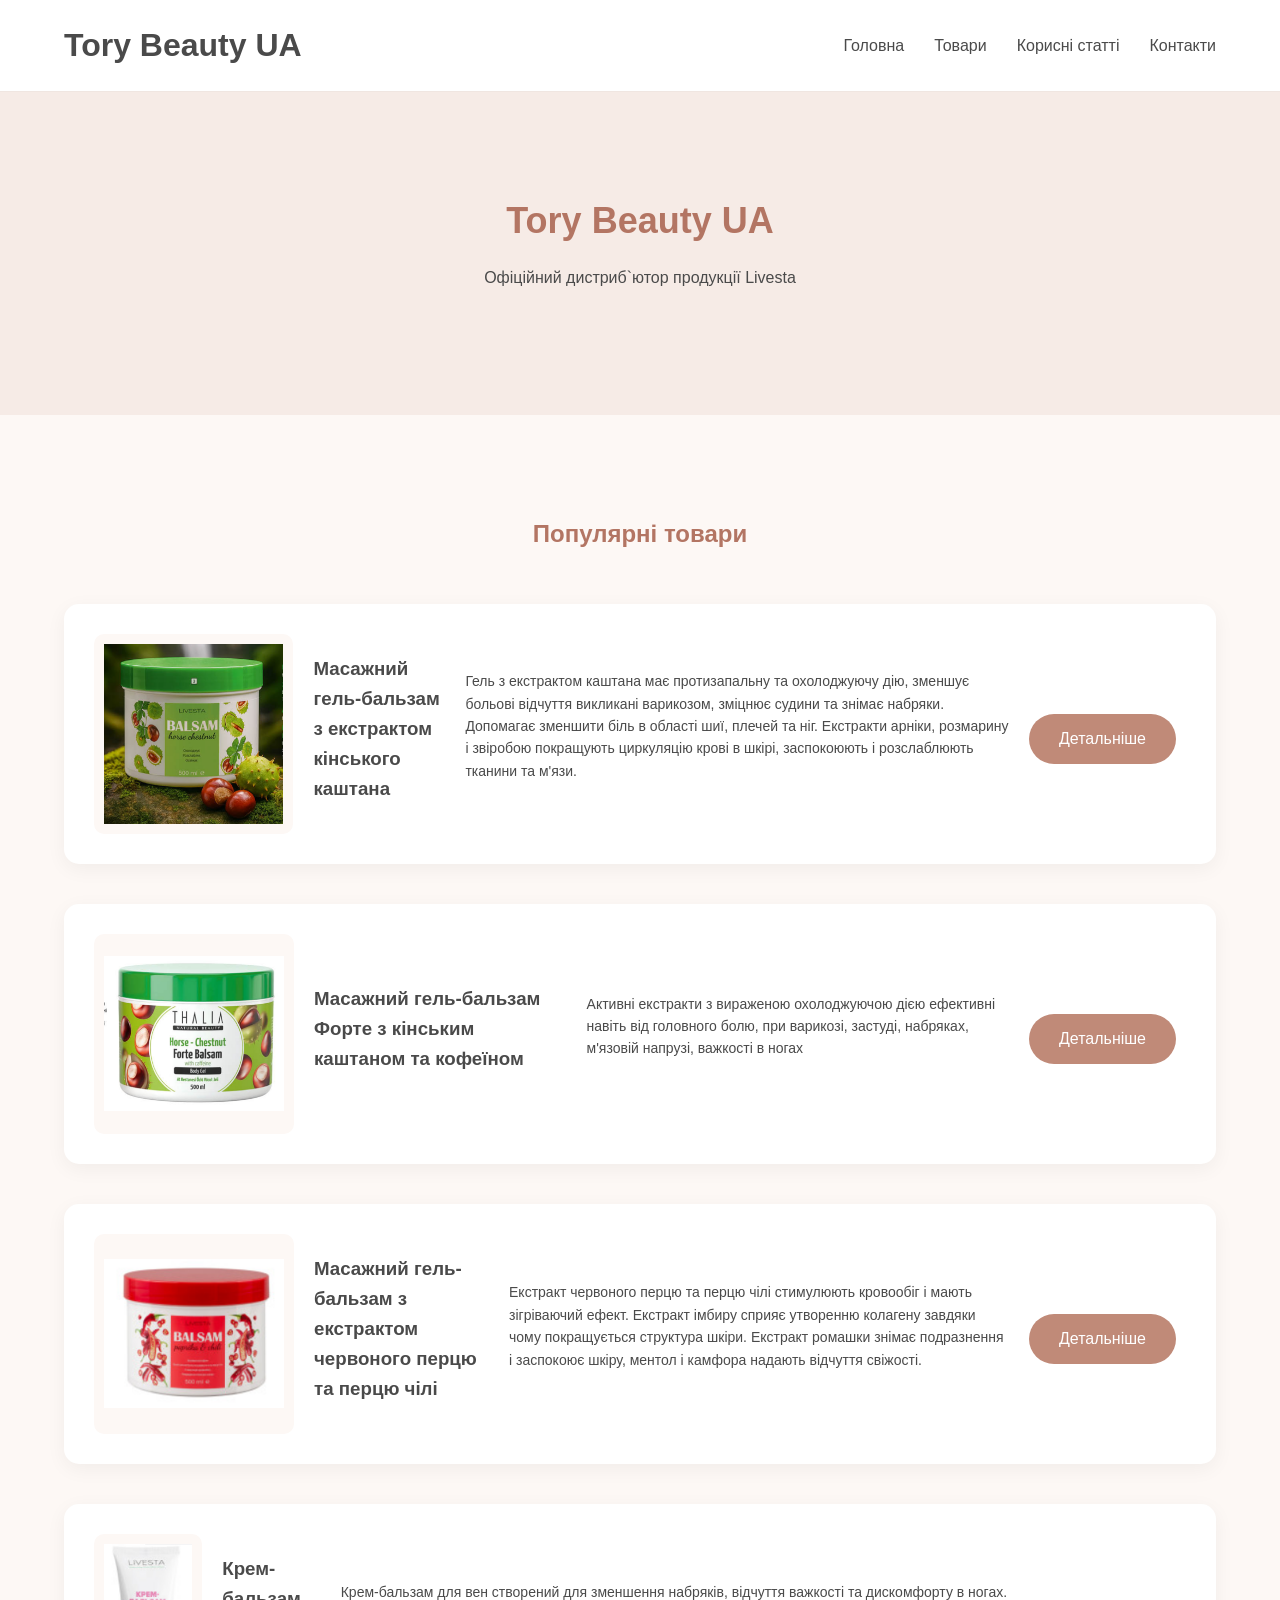
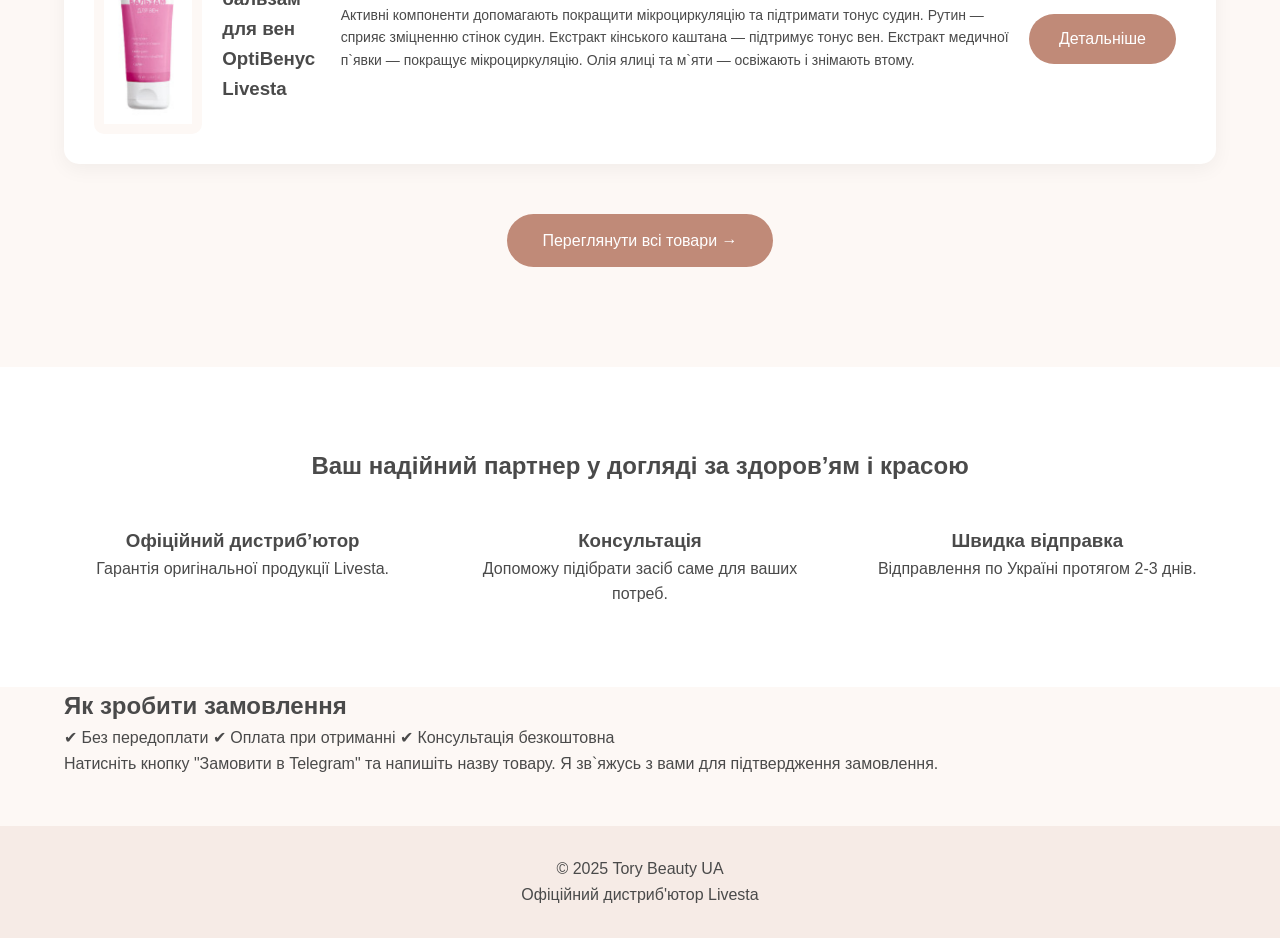
<file: index.html>
<!DOCTYPE html>
<html lang="uk">
  <head>
    <meta charset="UTF-8" />
    <meta name="viewport" content="width=device-width, initial-scale=1.0" />
    <title>Tory Beauty UA — Офіційний дистриб'ютор Livesta</title>
    <link rel="stylesheet" href="css/style.css" />
  </head>
  <body>
    <header>
      <div class="container">
        <h1>Tory Beauty UA</h1>
        <nav>
          <ul>
            <li><a href="index.html">Головна</a></li>
            <li><a href="catalog.html">Товари</a></li>
            <li><a href="blog.html">Корисні статті</a></li>
            <li><a href="contacts.html">Контакти</a></li>
          </ul>
        </nav>
      </div>
    </header>
    <main>
      <section class="hero">
        <div class="container">
          <h2>Tory Beauty UA</h2>
          <p>Офіційний дистриб`ютор продукції Livesta</p>
        </div>
      </section>

      <section class="products">
        <div class="container">
          <h2>Популярні товари</h2>
          <div class="products-wrapper">
            <div class="product-card">
              <img
                src="images/chestnut-gel.png"
                alt="Масажний гель-бальзам з екстрактом кінського каштана"
              />
              <h3>Масажний гель-бальзам з екстрактом кінського каштана</h3>
              <p>
                Гель з екстрактом каштана має протизапальну та охолоджуючу дію,
                зменшує больові відчуття викликані варикозом, зміцнює судини та
                знімає набряки. Допомагає зменшити біль в області шиї, плечей та
                ніг. Екстракти арніки, розмарину і звіробою покращують
                циркуляцію крові в шкірі, заспокоюють і розслаблюють тканини та
                м'язи.
              </p>
              <a href="product-chestnut.html" class="btn">Детальніше</a>
            </div>

            <div class="product-card">
              <img
                src="images/forte-gel.png"
                alt="Масажний гель-бальзам Форте з кінським каштаном та кофеїном"
              />
              <h3>
                Масажний гель-бальзам Форте з кінським каштаном та кофеїном
              </h3>
              <p>
                Активні екстракти з вираженою охолоджуючою дією ефективні навіть
                від головного болю, при варикозі, застуді, набряках, м'язовій
                напрузі, важкості в ногах
              </p>
              <a href="product-forte.html" class="btn">Детальніше</a>
            </div>
            <div class="product-card">
              <img
                src="images/pepper-gel.png"
                alt="Масажний гель-бальзам з екстрактом червоного перцю та перцю чілі"
              />
              <h3>
                Масажний гель-бальзам з екстрактом червоного перцю та перцю чілі
              </h3>
              <p>
                Екстракт червоного перцю та перцю чілі стимулюють кровообіг і
                мають зігріваючий ефект. Екстракт імбиру сприяє утворенню
                колагену завдяки чому покращується структура шкіри. Екстракт
                ромашки знімає подразнення і заспокоює шкіру, ментол і камфора
                надають відчуття свіжості.
              </p>
              <a href="product-pepper.html" class="btn">Детальніше</a>
            </div>
            <div class="product-card">
              <img
                src="images/veins-cream.png"
                alt="Крем-бальзам для вен OptiВенус Livesta 75 мл"
              />
              <h3>Крем-бальзам для вен OptiВенус Livesta</h3>
              <p>
                Крем-бальзам для вен створений для зменшення набряків, відчуття
                важкості та дискомфорту в ногах. Активні компоненти допомагають
                покращити мікроциркуляцію та підтримати тонус судин. Рутин —
                сприяє зміцненню стінок судин. Екстракт кінського каштана —
                підтримує тонус вен. Екстракт медичної п`явки — покращує
                мікроциркуляцію. Олія ялиці та м`яти — освіжають і знімають
                втому.
              </p>
              <a href="product-veinscream.html" class="btn">Детальніше</a>
            </div>
          </div>
        </div>
        <div class="more-products">
          <a href="catalog.html" class="btn more-btn">
            Переглянути всі товари →
          </a>
        </div>
      </section>
      <section class="benefits">
        <div class="container">
          <h2>Ваш надійний партнер у догляді за здоров’ям і красою</h2>

          <div class="benefits-wrapper">
            <div class="benefit-item">
              <h3>Офіційний дистриб’ютор</h3>
              <p>Гарантія оригінальної продукції Livesta.</p>
            </div>

            <div class="benefit-item">
              <h3>Консультація</h3>
              <p>Допоможу підібрати засіб саме для ваших потреб.</p>
            </div>

            <div class="benefit-item">
              <h3>Швидка відправка</h3>
              <p>Відправлення по Україні протягом 2-3 днів.</p>
            </div>
          </div>
        </div>
      </section>
      <section class="how-order">
        <div class="container">
          <h2>Як зробити замовлення</h2>

          <div class="order-benefits">
            <span>✔ Без передоплати</span>
            <span>✔ Оплата при отриманні</span>
            <span>✔ Консультація безкоштовна</span>
          </div>
          <p>
            Натисніть кнопку "Замовити в Telegram" та напишіть назву товару. Я
            зв`яжусь з вами для підтвердження замовлення.
          </p>
        </div>
      </section>
      <!-- <section class="blog-preview">
        <div class="container">
          <h2>Корисні статті</h2>

          <div class="blog-card">
            <h3>Як зняти набряки ніг та біль при варикозі</h3>
            <p>
              Практичні поради та натуральні засоби для зменшення набряків і
              болю в ногах.
            </p>
            <a href="blog-varicose.html" class="btn">Читати статтю</a>
          </div>
        </div>
      </section> -->
    </main>
    <footer>
      <p>© 2025 Tory Beauty UA</p>
      <p>Офіційний дистриб'ютор Livesta</p>
    </footer>
  </body>
</html>
</file>
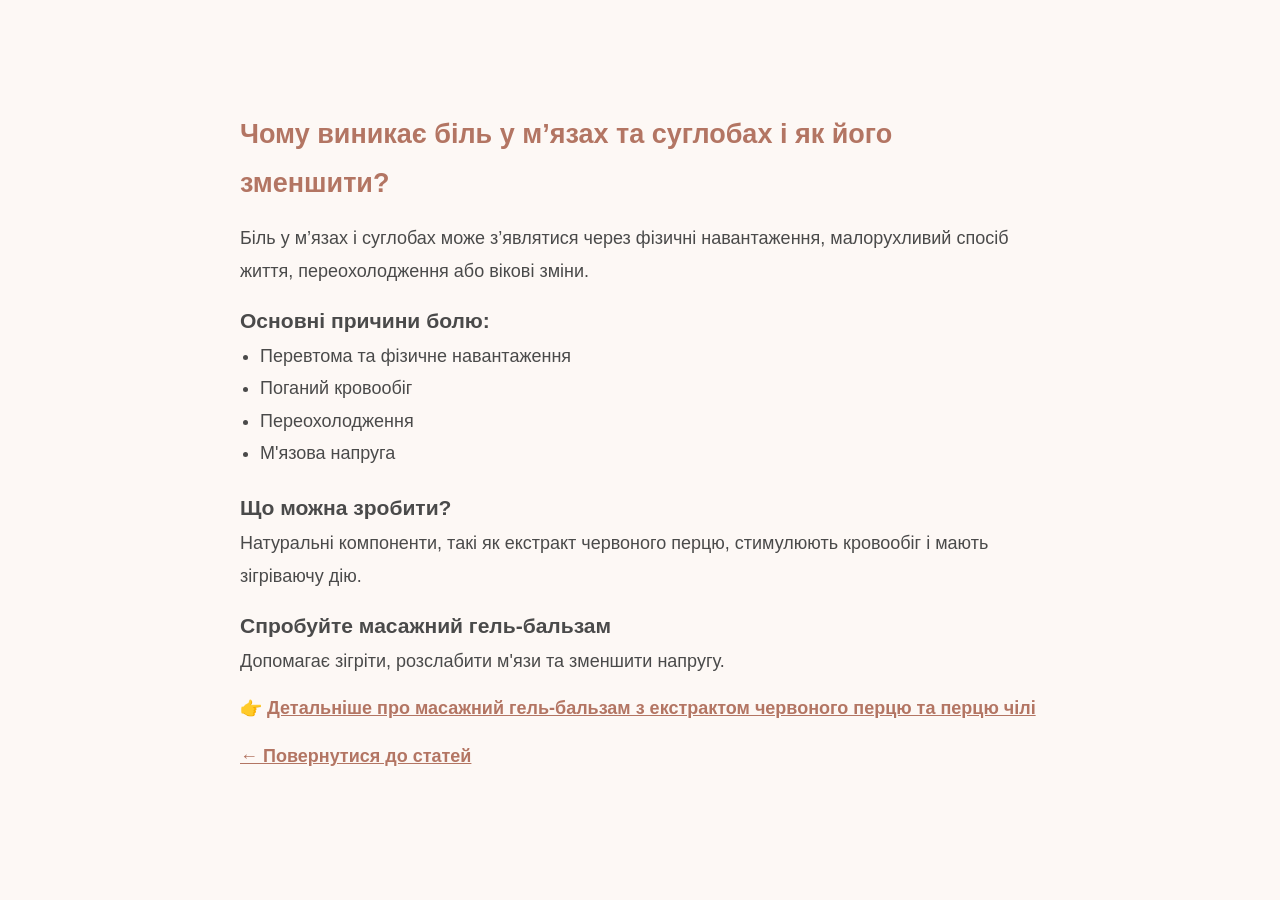
<file: blog-pepper.html>
<!DOCTYPE html>
<html lang="uk">
  <head>
    <meta charset="UTF-8" />
    <meta name="viewport" content="width=device-width, initial-scale=1.0" />
    <title>Як зменшити біль у м’язах та суглобах | Tory Beauty UA</title>
    <link rel="stylesheet" href="css/style.css" />
  </head>

  <body>
    <!-- <header>
      <div class="container">
        <h1><a href="index.html">Tory Beauty UA</a></h1>
        <nav>
          <ul>
            <li><a href="index.html">Головна</a></li>
            <li><a href="catalog.html">Товари</a></li>
            <li><a href="blog.html" class="active">Корисні статті</a></li>
            <li><a href="contacts.html">Контакти</a></li>
          </ul>
        </nav>
      </div>
    </header> -->

    <section class="blog-page">
      <div class="container">
        <h2>Чому виникає біль у м’язах та суглобах і як його зменшити?</h2>

        <p>
          Біль у м’язах і суглобах може з’являтися через фізичні навантаження,
          малорухливий спосіб життя, переохолодження або вікові зміни.
        </p>

        <h3>Основні причини болю:</h3>
        <ul>
          <li>Перевтома та фізичне навантаження</li>
          <li>Поганий кровообіг</li>
          <li>Переохолодження</li>
          <li>М'язова напруга</li>
        </ul>

        <h3>Що можна зробити?</h3>
        <p>
          Натуральні компоненти, такі як екстракт червоного перцю, стимулюють
          кровообіг і мають зігріваючу дію.
        </p>

        <div class="article-cta">
          <h3>Спробуйте масажний гель-бальзам</h3>
          <p>Допомагає зігріти, розслабити м'язи та зменшити напругу.</p>

          <p>
            👉
            <a href="product-pepper.html"
              >Детальніше про масажний гель-бальзам з екстрактом червоного перцю
              та перцю чілі</a
            >
          </p>
        </div>

        <p class="back-link">
          <a href="blog.html">← Повернутися до статей</a>
        </p>
      </div>
    </section>
  </body>
</html>
</file>
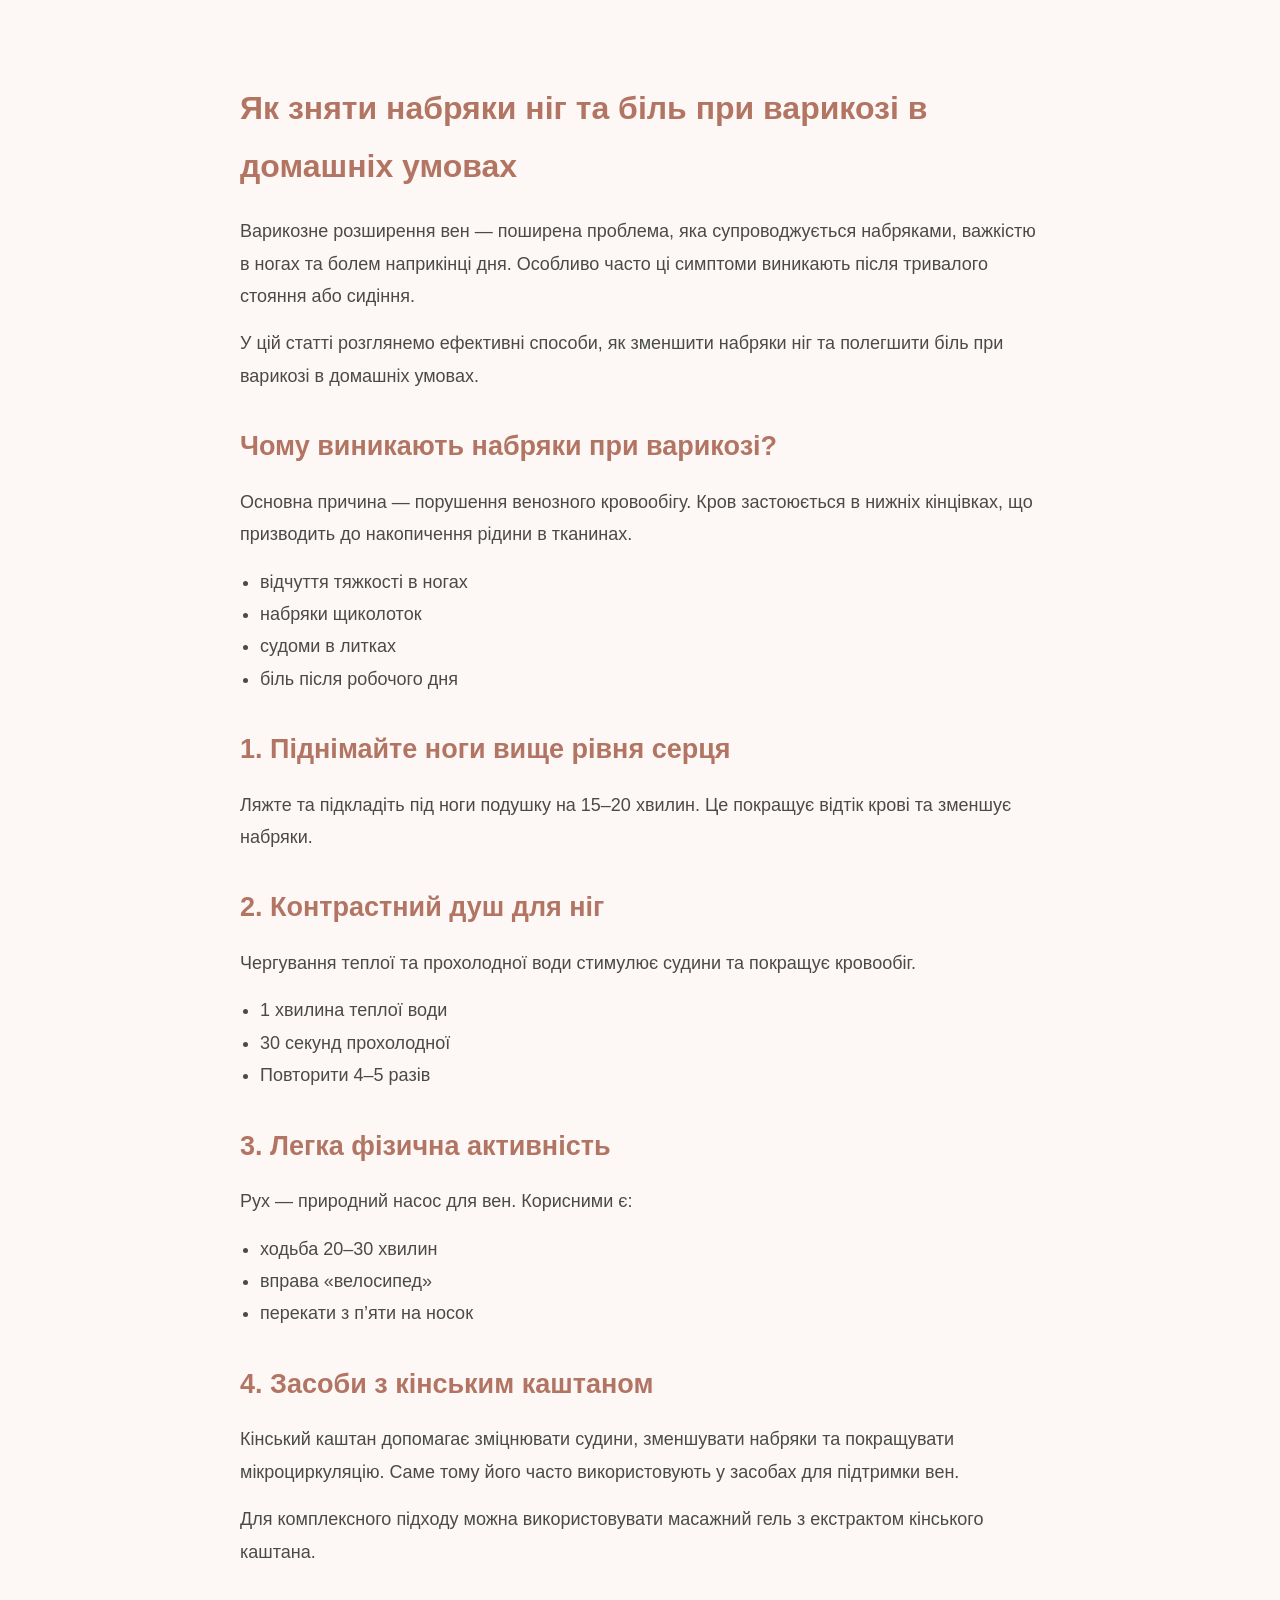
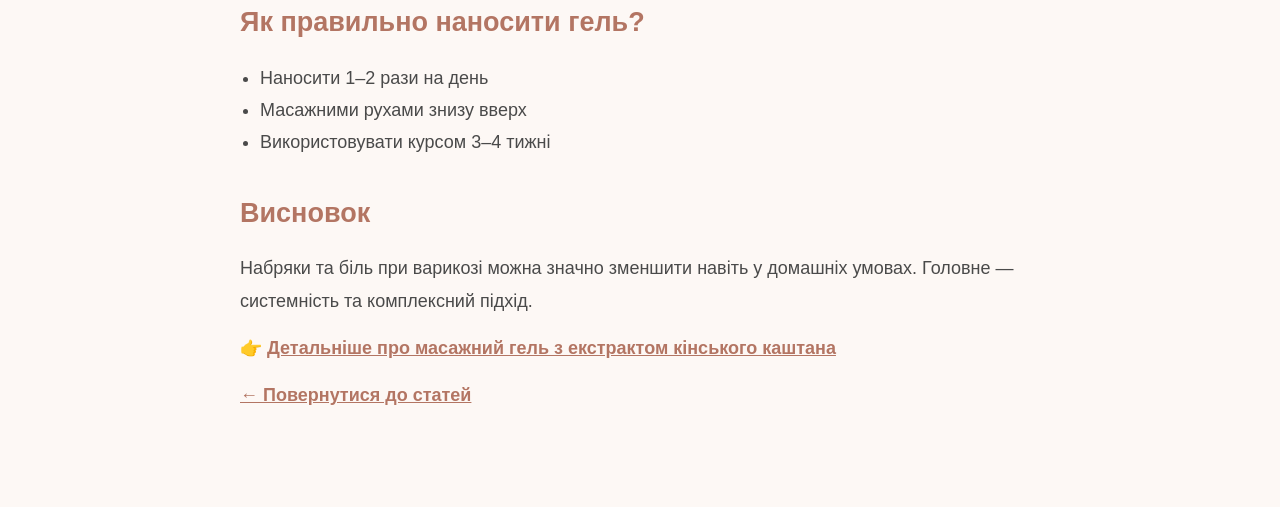
<file: blog-varicose.html>
<!DOCTYPE html>
<html lang="uk">
  <head>
    <meta charset="UTF-8" />
    <meta name="viewport" content="width=device-width, initial-scale=1.0" />

    <title>
      Як зняти набряки ніг та біль при варикозі в домашніх умовах | Tory Beauty
      UA
    </title>
    <link rel="stylesheet" href="css/style.css" />
    <meta
      name="description"
      content="Дізнайтесь, як зменшити набряки ніг та біль при варикозі в домашніх умовах. Ефективні поради, вправи та натуральні засоби для полегшення симптомів."
    />

    <!-- Open Graph для соцмереж -->
    <meta
      property="og:title"
      content="Як зняти набряки ніг та біль при варикозі"
    />
    <meta
      property="og:description"
      content="Ефективні способи зменшення набряків та болю в ногах при варикозі."
    />
    <meta property="og:type" content="article" />
  </head>

  <body>
    <section class="blog-page">
      <div class="container">
        <h1>Як зняти набряки ніг та біль при варикозі в домашніх умовах</h1>

        <p>
          Варикозне розширення вен — поширена проблема, яка супроводжується
          набряками, важкістю в ногах та болем наприкінці дня. Особливо часто ці
          симптоми виникають після тривалого стояння або сидіння.
        </p>

        <p>
          У цій статті розглянемо ефективні способи, як зменшити набряки ніг та
          полегшити біль при варикозі в домашніх умовах.
        </p>

        <h2>Чому виникають набряки при варикозі?</h2>

        <p>
          Основна причина — порушення венозного кровообігу. Кров застоюється в
          нижніх кінцівках, що призводить до накопичення рідини в тканинах.
        </p>

        <ul>
          <li>відчуття тяжкості в ногах</li>
          <li>набряки щиколоток</li>
          <li>судоми в литках</li>
          <li>біль після робочого дня</li>
        </ul>

        <h2>1. Піднімайте ноги вище рівня серця</h2>

        <p>
          Ляжте та підкладіть під ноги подушку на 15–20 хвилин. Це покращує
          відтік крові та зменшує набряки.
        </p>

        <h2>2. Контрастний душ для ніг</h2>

        <p>
          Чергування теплої та прохолодної води стимулює судини та покращує
          кровообіг.
        </p>

        <ul>
          <li>1 хвилина теплої води</li>
          <li>30 секунд прохолодної</li>
          <li>Повторити 4–5 разів</li>
        </ul>

        <h2>3. Легка фізична активність</h2>

        <p>Рух — природний насос для вен. Корисними є:</p>

        <ul>
          <li>ходьба 20–30 хвилин</li>
          <li>вправа «велосипед»</li>
          <li>перекати з п’яти на носок</li>
        </ul>

        <h2>4. Засоби з кінським каштаном</h2>

        <p>
          Кінський каштан допомагає зміцнювати судини, зменшувати набряки та
          покращувати мікроциркуляцію. Саме тому його часто використовують у
          засобах для підтримки вен.
        </p>

        <p>
          Для комплексного підходу можна використовувати масажний гель з
          екстрактом кінського каштана.
        </p>

        <h2>Як правильно наносити гель?</h2>

        <ul>
          <li>Наносити 1–2 рази на день</li>
          <li>Масажними рухами знизу вверх</li>
          <li>Використовувати курсом 3–4 тижні</li>
        </ul>

        <h2>Висновок</h2>

        <p>
          Набряки та біль при варикозі можна значно зменшити навіть у домашніх
          умовах. Головне — системність та комплексний підхід.
        </p>

        <p>
          👉
          <a href="product-chestnut.html"
            >Детальніше про масажний гель з екстрактом кінського каштана</a
          >
        </p>

        <p class="back-link">
          <a href="blog.html">← Повернутися до статей</a>
        </p>
      </div>
    </section>
  </body>
</html>
</file>
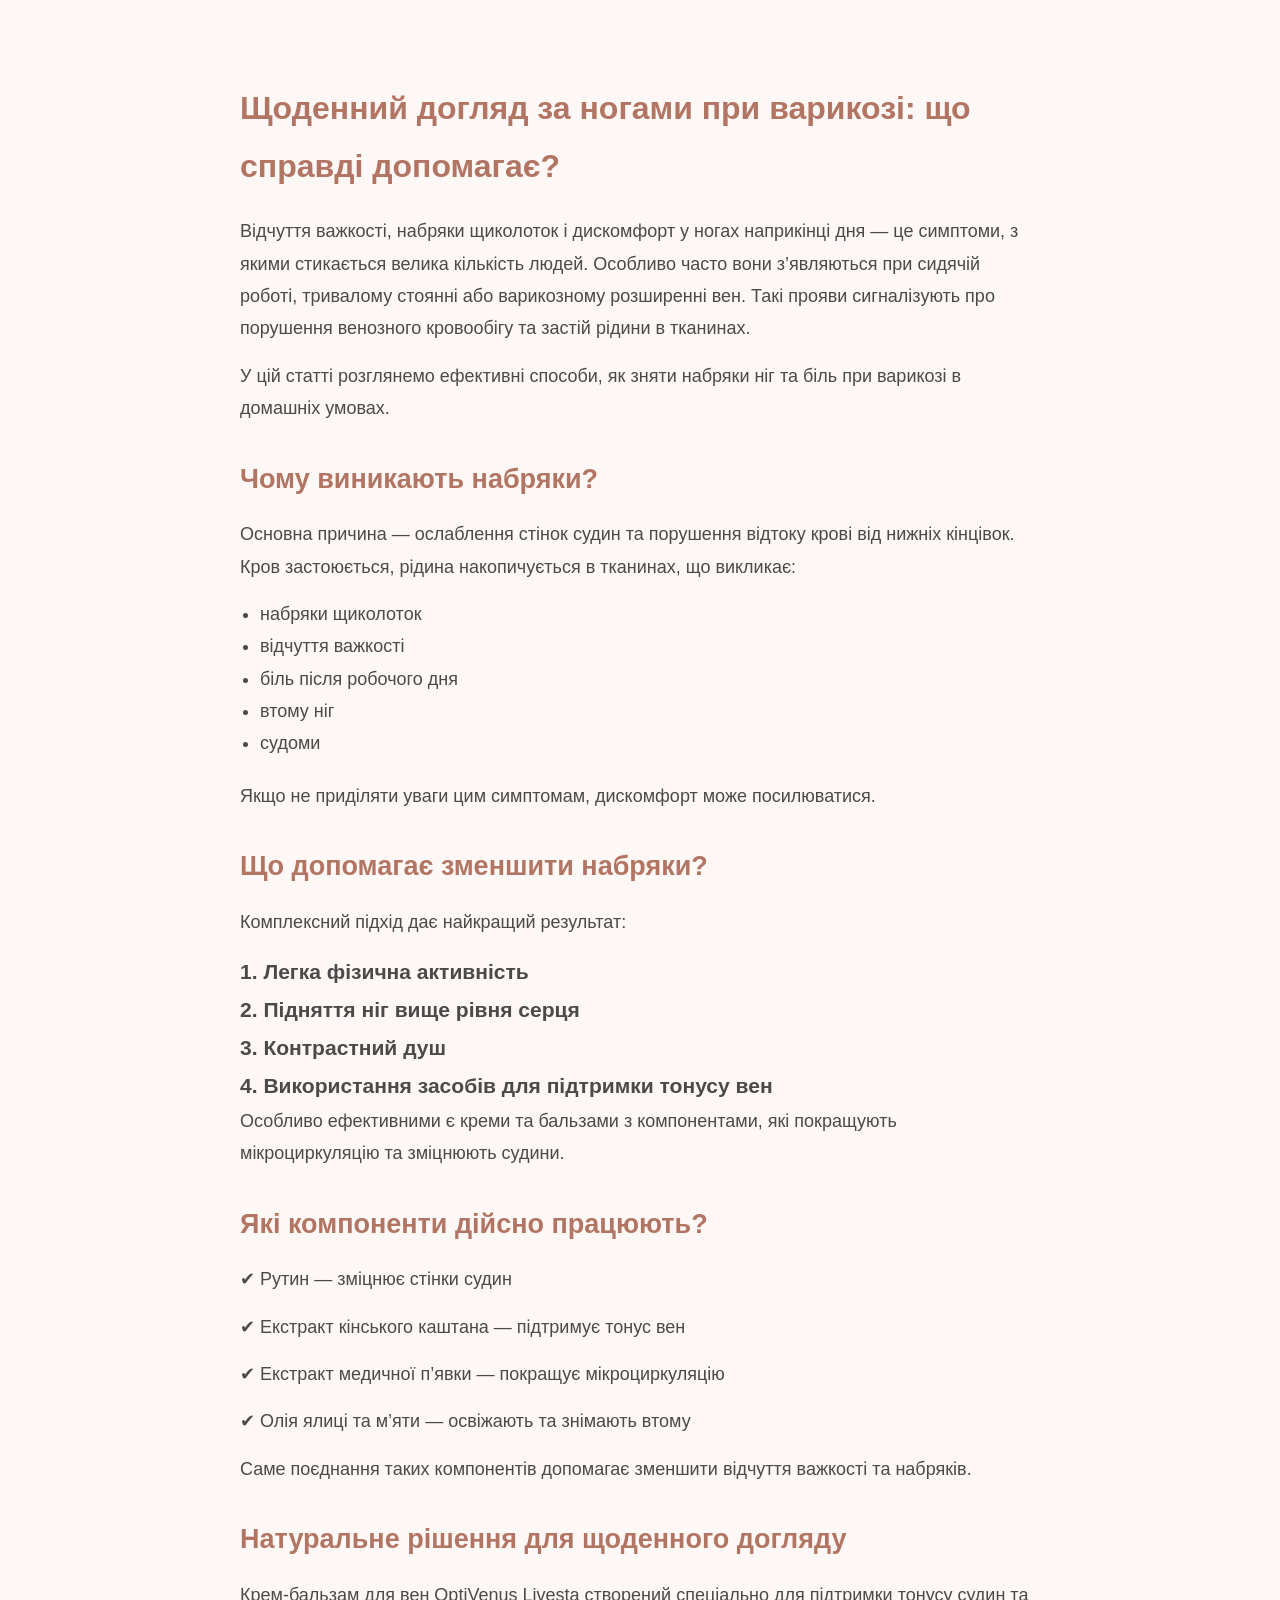
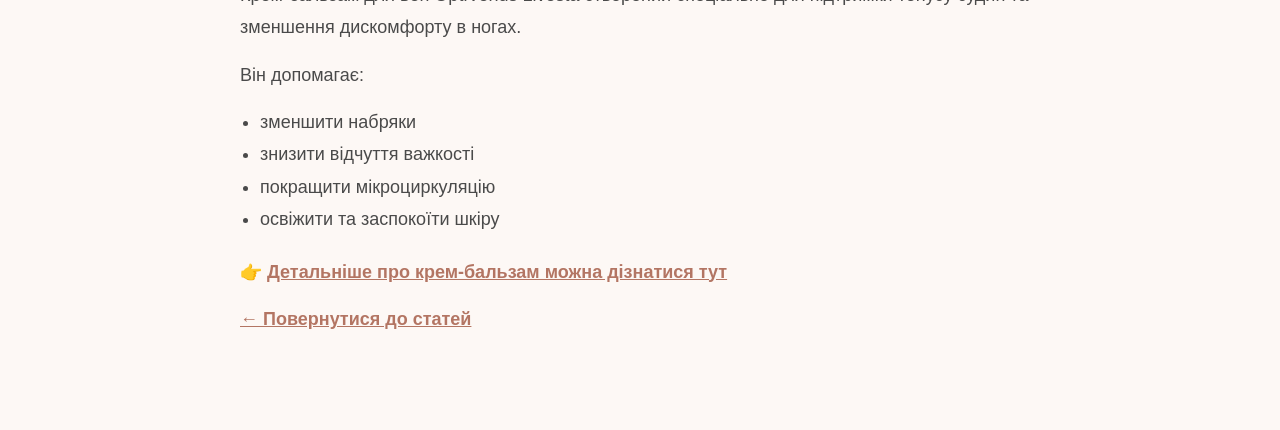
<file: blog-veins.html>
<!DOCTYPE html>
<html lang="uk">
  <head>
    <meta charset="UTF-8" />
    <meta name="viewport" content="width=device-width, initial-scale=1.0" />

    <title>
      Щоденний догляд за ногами при варикозі: що справді допомагає? | Tory
      Beauty UA
    </title>
    <link rel="stylesheet" href="css/style.css" />
    <meta
      name="description"
      content="Дізнайтесь, як зменшити набряки ніг та біль при варикозі в домашніх умовах. Ефективні поради, вправи та натуральні засоби для полегшення симптомів."
    />

    <!-- Open Graph для соцмереж -->
    <meta
      property="og:title"
      content="Як зняти набряки ніг та біль при варикозі"
    />
    <meta
      property="og:description"
      content="Ефективні способи зменшення набряків та болю в ногах при варикозі."
    />
    <meta property="og:type" content="article" />
  </head>

  <body>
    <section class="blog-page">
      <div class="container">
        <h1>Щоденний догляд за ногами при варикозі: що справді допомагає?</h1>

        <p>
          Відчуття важкості, набряки щиколоток і дискомфорт у ногах наприкінці
          дня — це симптоми, з якими стикається велика кількість людей. Особливо
          часто вони з’являються при сидячій роботі, тривалому стоянні або
          варикозному розширенні вен. Такі прояви сигналізують про порушення
          венозного кровообігу та застій рідини в тканинах.
        </p>

        <p>
          У цій статті розглянемо ефективні способи, як зняти набряки ніг та
          біль при варикозі в домашніх умовах.
        </p>

        <h2>Чому виникають набряки?</h2>

        <p>
          Основна причина — ослаблення стінок судин та порушення відтоку крові
          від нижніх кінцівок. Кров застоюється, рідина накопичується в
          тканинах, що викликає:
        </p>

        <ul>
          <li>набряки щиколоток</li>
          <li>відчуття важкості</li>
          <li>біль після робочого дня</li>
          <li>втому ніг</li>
          <li>судоми</li>
        </ul>
        <p>
          Якщо не приділяти уваги цим симптомам, дискомфорт може посилюватися.
        </p>
        <h2>Що допомагає зменшити набряки?</h2>

        <p>Комплексний підхід дає найкращий результат:</p>

        <h3>1. Легка фізична активність</h3>
        <h3>2. Підняття ніг вище рівня серця</h3>
        <h3>3. Контрастний душ</h3>
        <h3>4. Використання засобів для підтримки тонусу вен</h3>
        <p>
          Особливо ефективними є креми та бальзами з компонентами, які
          покращують мікроциркуляцію та зміцнюють судини.
        </p>

        <h2>Які компоненти дійсно працюють?</h2>

        <p>✔ Рутин — зміцнює стінки судин</p>
        <p>✔ Екстракт кінського каштана — підтримує тонус вен</p>
        <p>✔ Екстракт медичної п’явки — покращує мікроциркуляцію</p>
        <p>✔ Олія ялиці та м’яти — освіжають та знімають втому</p>
        <p>
          Саме поєднання таких компонентів допомагає зменшити відчуття важкості
          та набряків.
        </p>
        <h2>Натуральне рішення для щоденного догляду</h2>

        <p>
          Крем-бальзам для вен OptiVenus Livesta створений спеціально для
          підтримки тонусу судин та зменшення дискомфорту в ногах.
        </p>

        <p>Він допомагає:</p>

        <ul>
          <li>зменшити набряки</li>
          <li>знизити відчуття важкості</li>
          <li>покращити мікроциркуляцію</li>
          <li>освіжити та заспокоїти шкіру</li>
        </ul>

        <p>
          👉
          <a href="product-veinscream.html"
            >Детальніше про крем-бальзам можна дізнатися тут</a
          >
        </p>

        <p class="back-link">
          <a href="blog.html">← Повернутися до статей</a>
        </p>
      </div>
    </section>
  </body>
</html>
</file>
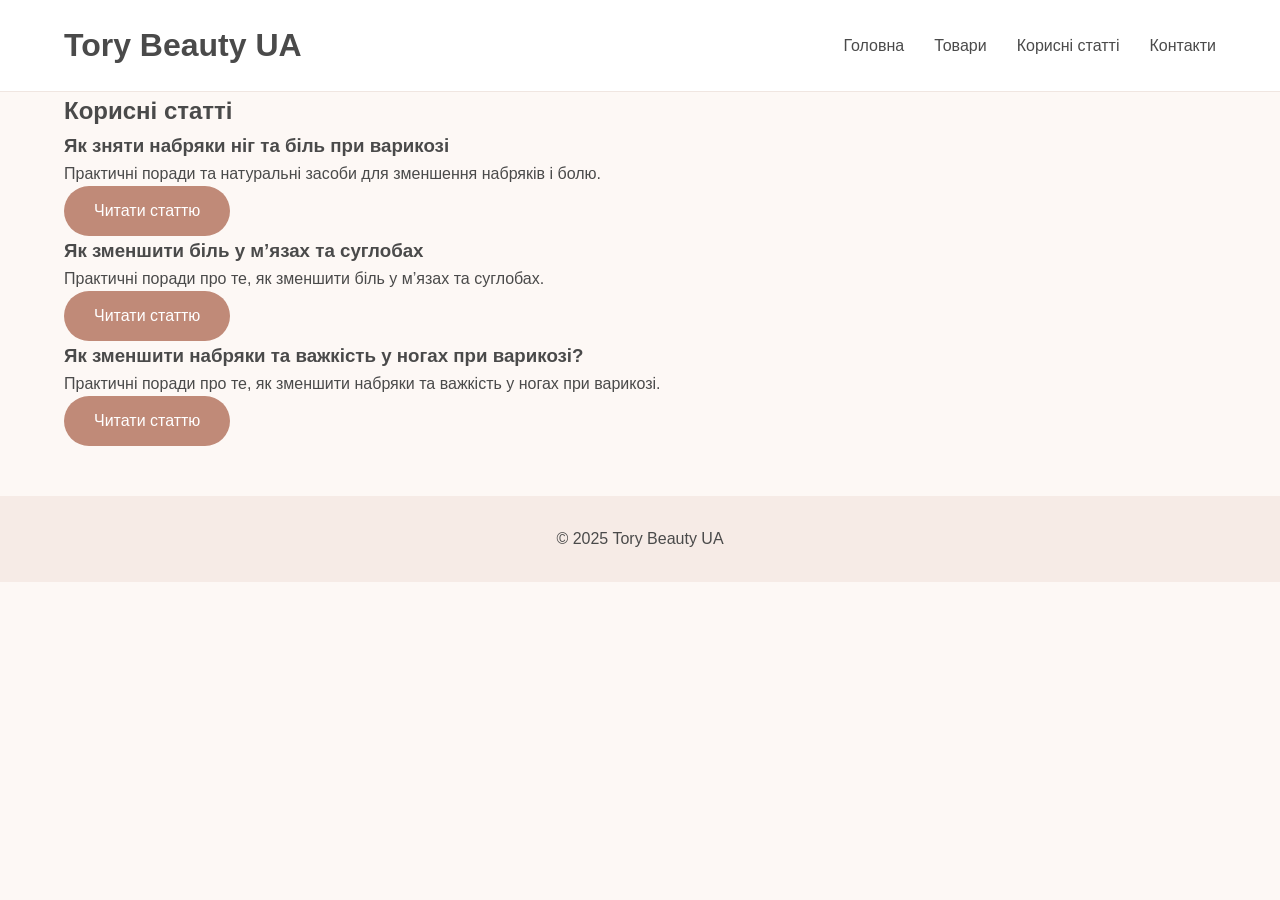
<file: blog.html>
<!DOCTYPE html>
<html lang="uk">
  <head>
    <meta charset="UTF-8" />
    <meta name="viewport" content="width=device-width, initial-scale=1.0" />
    <title>Корисні статті | Tory Beauty UA</title>
    <link rel="stylesheet" href="css/style.css" />
  </head>
  <body>
    <header>
      <div class="container">
        <h1>Tory Beauty UA</h1>
        <nav>
          <ul>
            <li><a href="index.html">Головна</a></li>
            <li><a href="catalog.html">Товари</a></li>
            <li><a href="blog.html">Корисні статті</a></li>
            <li><a href="contacts.html">Контакти</a></li>
          </ul>
        </nav>
      </div>
    </header>

    <main>
      <section class="blog-list">
        <div class="container">
          <h2>Корисні статті</h2>

          <div class="blog-item">
            <h3>Як зняти набряки ніг та біль при варикозі</h3>
            <p>
              Практичні поради та натуральні засоби для зменшення набряків і
              болю.
            </p>
            <a href="blog-varicose.html" class="btn">Читати статтю</a>
          </div>
          <div class="blog-item">
            <h3>Як зменшити біль у м’язах та суглобах</h3>
            <p>
              Практичні поради про те, як зменшити біль у м’язах та суглобах.
            </p>
            <a href="blog-pepper.html" class="btn">Читати статтю</a>
          </div>
          <div class="blog-item">
            <h3>Як зменшити набряки та важкість у ногах при варикозі?</h3>
            <p>
              Практичні поради про те, як зменшити набряки та важкість у ногах
              при варикозі.
            </p>
            <a href="blog-veins.html" class="btn">Читати статтю</a>
          </div>
        </div>
      </section>
    </main>

    <footer>
      <p>© 2025 Tory Beauty UA</p>
    </footer>
  </body>
</html>
</file>
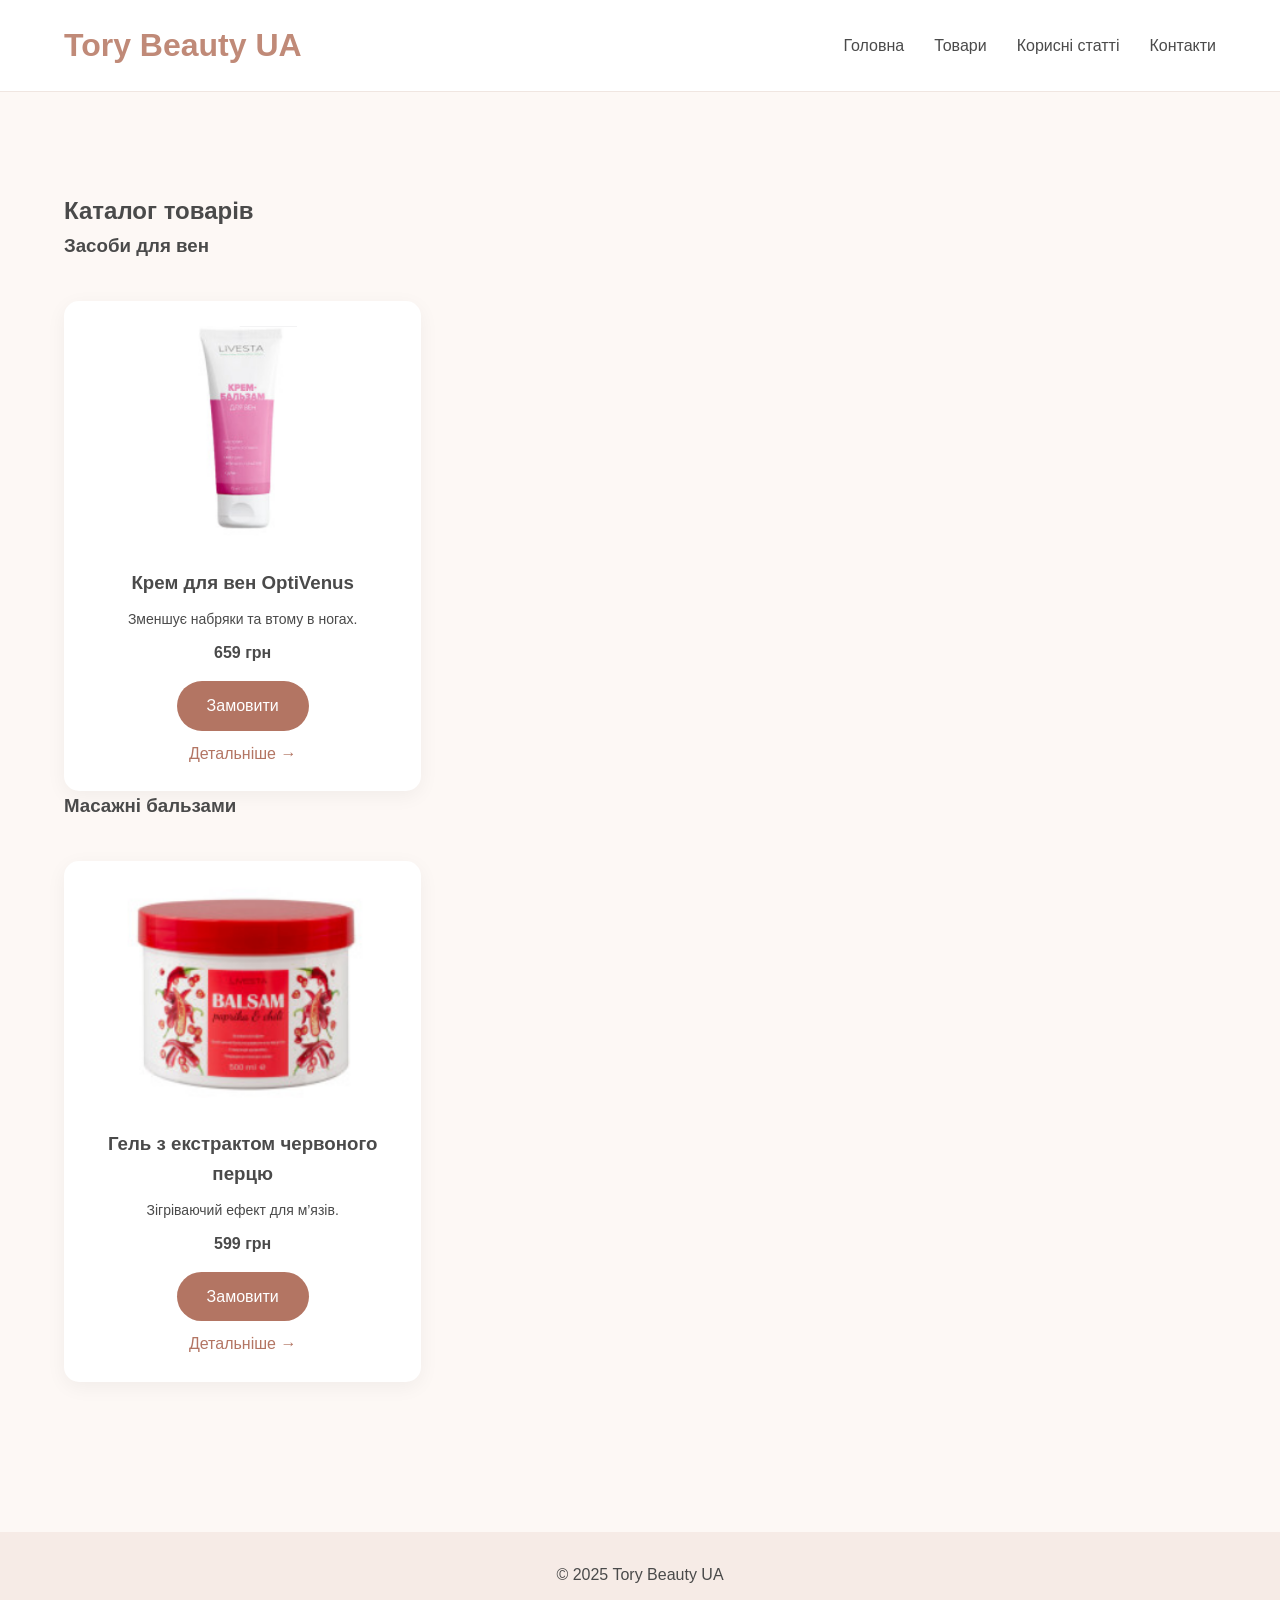
<file: catalog.html>
<!-- <!DOCTYPE html>
<html lang="en">
  <head>
    <meta charset="UTF-8" />
    <meta name="viewport" content="width=device-width, initial-scale=1.0" />
    <title>Document</title>
  </head>
  <body>
    <main>
      <section class="catalog">
        <div class="container">
          <h2>Каталог товарів</h2>

          <div class="catalog-grid">
            <!1 картка Крем для вен OptiVenus-->
<!DOCTYPE html>
<html lang="uk">
  <head>
    <meta charset="UTF-8" />
    <meta name="viewport" content="width=device-width, initial-scale=1.0" />
    <title>Каталог товарів | Tory Beauty UA</title>
    <link rel="stylesheet" href="css/style.css" />
  </head>

  <body>
    <header>
      <div class="container">
        <h1><a href="index.html">Tory Beauty UA</a></h1>
        <nav>
          <ul>
            <li><a href="index.html">Головна</a></li>
            <li><a href="catalog.html" class="active">Товари</a></li>
            <li><a href="blog.html">Корисні статті</a></li>
            <li><a href="contacts.html">Контакти</a></li>
          </ul>
        </nav>
      </div>
    </header>

    <main>
      <section class="catalog">
        <div class="container">
          <h2>Каталог товарів</h2>

<!-- ===== Засоби для вен ===== -->
<h3 class="catalog-category">Засоби для вен</h3>

<div class="catalog-grid">

  <div class="catalog-card">
    <img src="images/veins-cream.png" alt="Крем для вен OptiVenus" />
    <h3>Крем для вен OptiVenus</h3>
    <p class="short-desc">Зменшує набряки та втому в ногах.</p>
    <div class="price">659 грн</div>

    <a href="https://t.me/ToryBeautyUA_bot?start=veinscream"
       target="_blank"
       class="btn order-btn">
       Замовити
    </a>

    <a href="product-veinscream.html" class="details-link">
       Детальніше →
    </a>
  </div>

</div>

<!-- ===== Масажні бальзами ===== -->
<h3 class="catalog-category">Масажні бальзами</h3>

<div class="catalog-grid">

  <div class="catalog-card">
    <img src="images/pepper-gel.png" alt="Гель з червоним перцем" />
    <h3>Гель з екстрактом червоного перцю</h3>
    <p class="short-desc">Зігріваючий ефект для м’язів.</p>
    <div class="price">599 грн</div>

    <a href="https://t.me/ToryBeautyUA_bot?start=peppergel"
       target="_blank"
       class="btn order-btn">
       Замовити
    </a>

    <a href="product-pepper.html" class="details-link">
       Детальніше →
    </a>
  </div>

</div>
      </section>
    </main>

    <footer>
      <p>© 2025 Tory Beauty UA</p>
    </footer>
  </body>
</html>
</file>
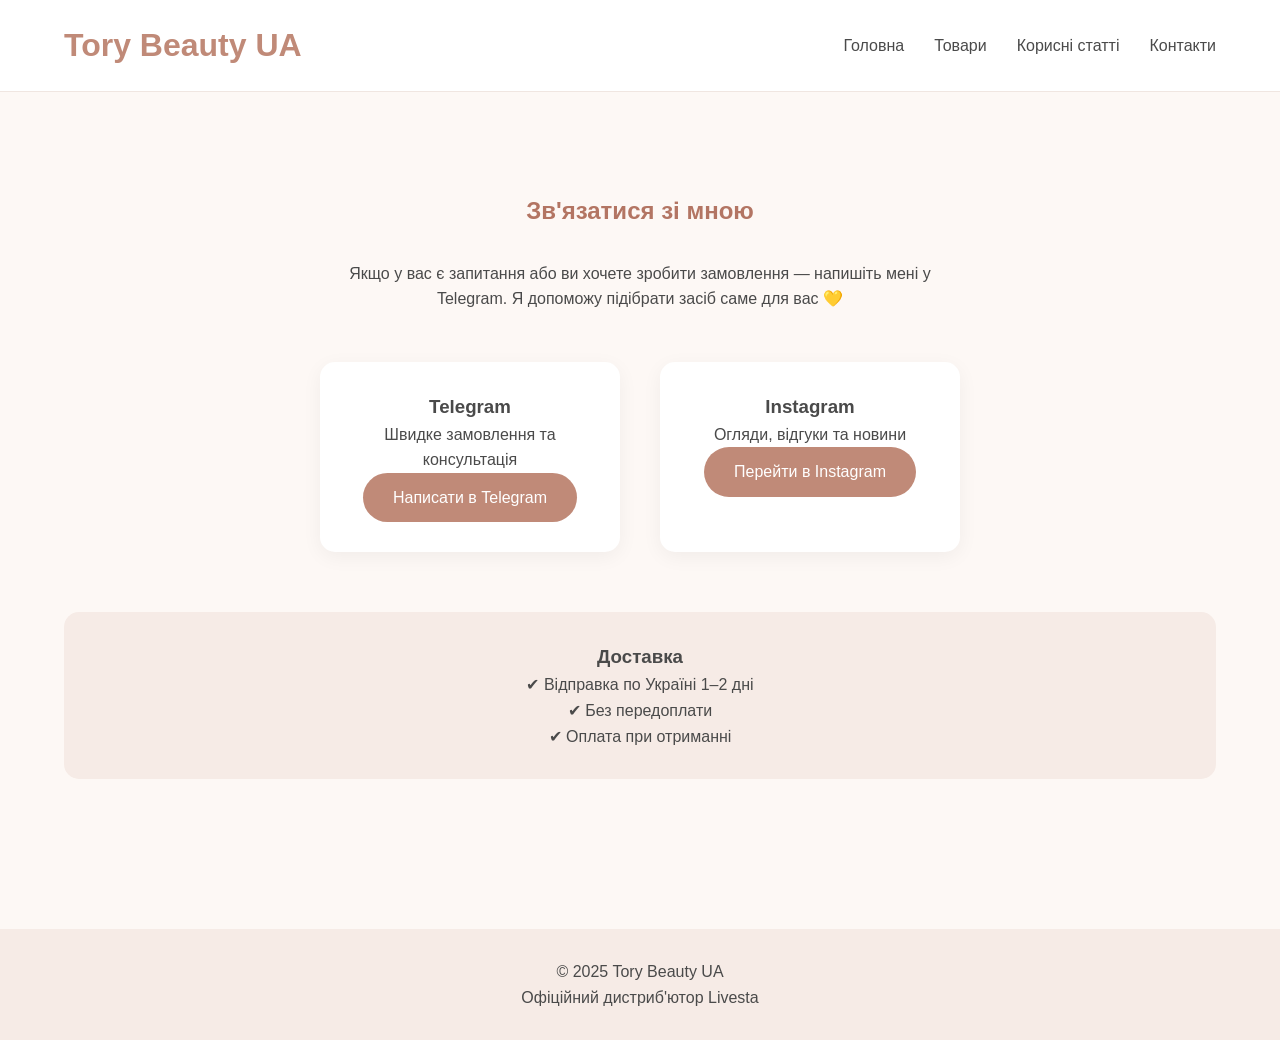
<file: contacts.html>
<!DOCTYPE html>
<html lang="uk">
  <head>
    <meta charset="UTF-8" />
    <meta name="viewport" content="width=device-width, initial-scale=1.0" />
    <title>Контакти | Tory Beauty UA</title>
    <link rel="stylesheet" href="css/style.css" />
  </head>
  <body>
    <header>
      <div class="container">
        <h1><a href="index.html">Tory Beauty UA</a></h1>
        <nav>
          <ul>
            <li><a href="index.html">Головна</a></li>
            <li><a href="catalog.html">Товари</a></li>
            <li><a href="blog.html">Корисні статті</a></li>
            <li><a href="contacts.html" class="active">Контакти</a></li>
          </ul>
        </nav>
      </div>
    </header>

    <main>
      <section class="contacts">
        <div class="container">
          <h2>Зв'язатися зі мною</h2>

          <p class="contacts-intro">
            Якщо у вас є запитання або ви хочете зробити замовлення — напишіть
            мені у Telegram. Я допоможу підібрати засіб саме для вас 💛
          </p>

          <div class="contact-cards">
            <div class="contact-card">
              <h3>Telegram</h3>
              <p>Швидке замовлення та консультація</p>
              <a
                href="https://t.me/ToryBeautyUA_bot"
                target="_blank"
                class="btn"
              >
                Написати в Telegram
              </a>
            </div>

            <div class="contact-card">
              <h3>Instagram</h3>
              <p>Огляди, відгуки та новини</p>
              <a
                href="https://instagram.com/viktoriia_kitsenko"
                target="_blank"
                rel="noopener noreferrer"
                class="btn"
              >
                Перейти в Instagram
              </a>
            </div>
          </div>

          <div class="delivery-info">
            <h3>Доставка</h3>
            <p>✔ Відправка по Україні 1–2 дні</p>
            <p>✔ Без передоплати</p>
            <p>✔ Оплата при отриманні</p>
          </div>
        </div>
      </section>
    </main>

    <footer>
      <p>© 2025 Tory Beauty UA</p>
      <p>Офіційний дистриб'ютор Livesta</p>
    </footer>
  </body>
</html>
</file>
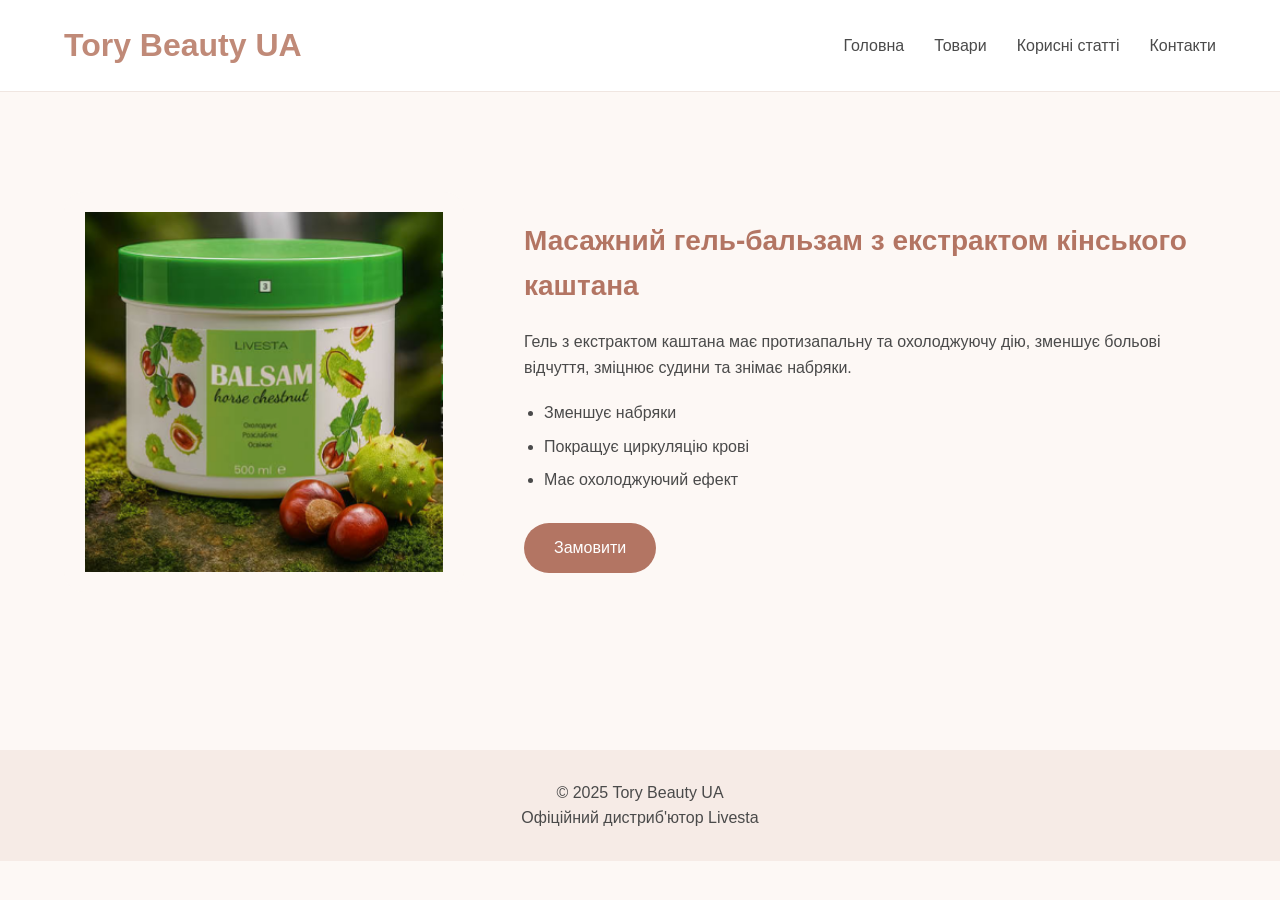
<file: product-chestnut.html>
<!DOCTYPE html>
<html lang="uk">
  <head>
    <meta charset="UTF-8" />
    <meta name="viewport" content="width=device-width, initial-scale=1.0" />
    <title>Масажний гель-бальзам з кінським каштаном | Tory Beauty UA</title>
    <link rel="stylesheet" href="css/style.css" />
  </head>
  <body>
    <header>
      <div class="container">
        <h1><a href="index.html">Tory Beauty UA</a></h1>
        <nav>
          <ul>
            <li><a href="index.html">Головна</a></li>
            <li><a href="catalog.html">Товари</a></li>
            <li><a href="blog.html">Корисні статті</a></li>
            <li><a href="contacts.html">Контакти</a></li>
          </ul>
        </nav>
      </div>
    </header>

    <main>
      <section class="product-page">
        <div class="container product-page-wrapper">
          <div class="product-image">
            <img
              src="images/chestnut-gel.png"
              alt="Масажний гель-бальзам з екстрактом кінського каштана"
            />
          </div>

          <div class="product-info">
            <h2>Масажний гель-бальзам з екстрактом кінського каштана</h2>

            <p class="product-description">
              Гель з екстрактом каштана має протизапальну та охолоджуючу дію,
              зменшує больові відчуття, зміцнює судини та знімає набряки.
            </p>

            <ul class="product-benefits">
              <li>Зменшує набряки</li>
              <li>Покращує циркуляцію крові</li>
              <li>Має охолоджуючий ефект</li>
            </ul>

            <a
              href="https://t.me/ToryBeautyUA_bot?start=gel_chestnut"
              target="_blank"
              class="btn order-btn"
            >
              Замовити
            </a>
          </div>
        </div>
      </section>
    </main>

    <footer>
      <p>© 2025 Tory Beauty UA</p>
      <p>Офіційний дистриб'ютор Livesta</p>
    </footer>
  </body>
</html>
</file>
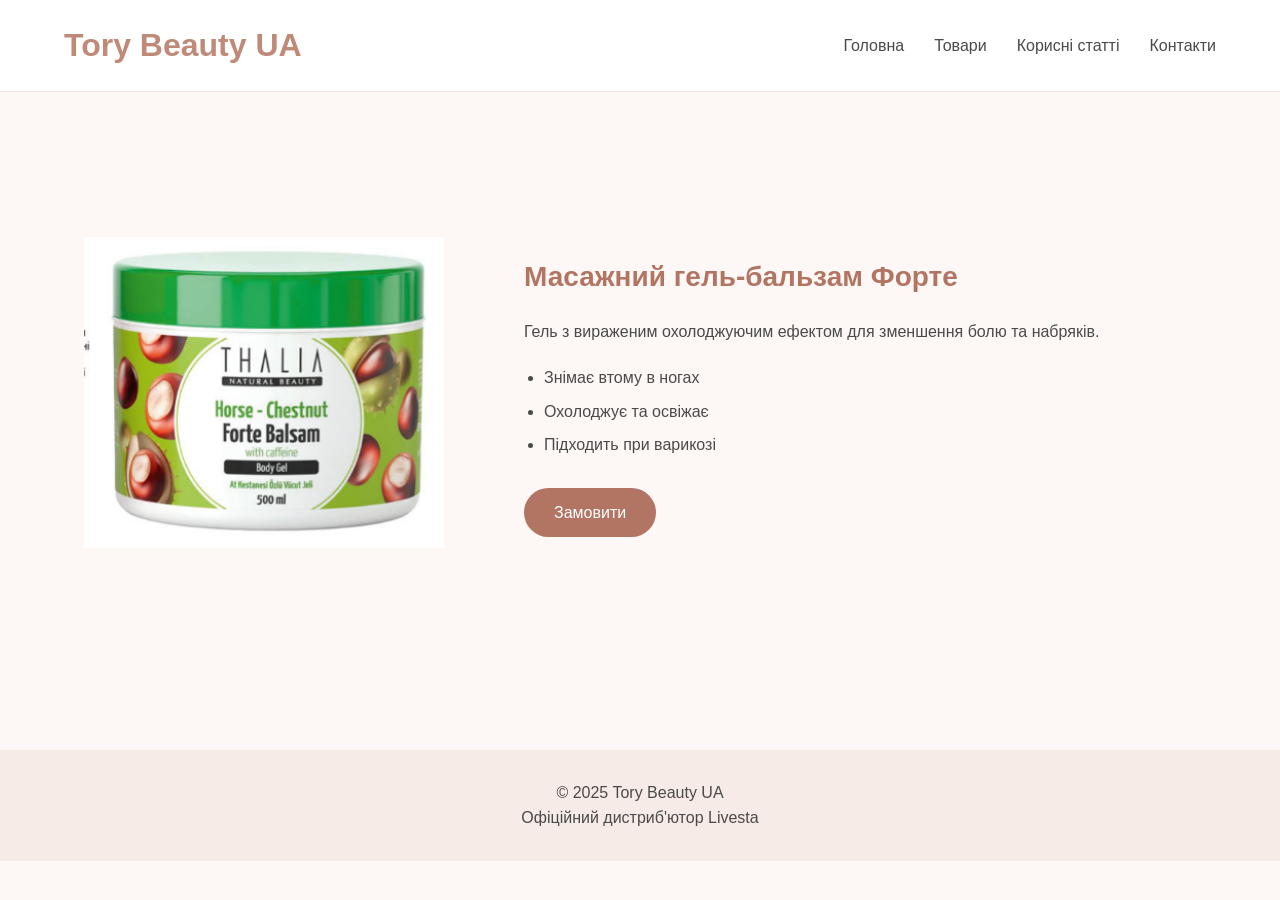
<file: product-forte.html>
<!DOCTYPE html>
<html lang="uk">
  <head>
    <meta charset="UTF-8" />
    <meta name="viewport" content="width=device-width, initial-scale=1.0" />
    <title>Масажний гель-бальзам з кінським каштаном | Tory Beauty UA</title>
    <link rel="stylesheet" href="css/style.css" />
  </head>
  <body>
    <header>
      <div class="container">
        <h1><a href="index.html">Tory Beauty UA</a></h1>
        <nav>
          <ul>
            <li><a href="index.html">Головна</a></li>
            <li><a href="catalog.html">Товари</a></li>
            <li><a href="blog.html">Корисні статті</a></li>
            <li><a href="contacts.html">Контакти</a></li>
          </ul>
        </nav>
      </div>
    </header>

    <main>
      <section class="product-page">
        <div class="container product-page-wrapper">
          <div class="product-image">
            <img
              src="images/forte-gel.png"
              alt="Масажний гель-бальзам Форте з кінським каштаном та кофеїном"
            />
          </div>

          <div class="product-info">
            <h2>Масажний гель-бальзам Форте</h2>

            <p class="product-description">
              Гель з вираженим охолоджуючим ефектом для зменшення болю та
              набряків.
            </p>

            <ul class="product-benefits">
              <li>Знімає втому в ногах</li>
              <li>Охолоджує та освіжає</li>
              <li>Підходить при варикозі</li>
            </ul>

            <a
              href="https://t.me/ToryBeautyUA_bot?start=gel_forte"
              target="_blank"
              class="btn order-btn"
            >
              Замовити
            </a>
          </div>
        </div>
      </section>
    </main>

    <footer>
      <p>© 2025 Tory Beauty UA</p>
      <p>Офіційний дистриб'ютор Livesta</p>
    </footer>
  </body>
</html>
</file>
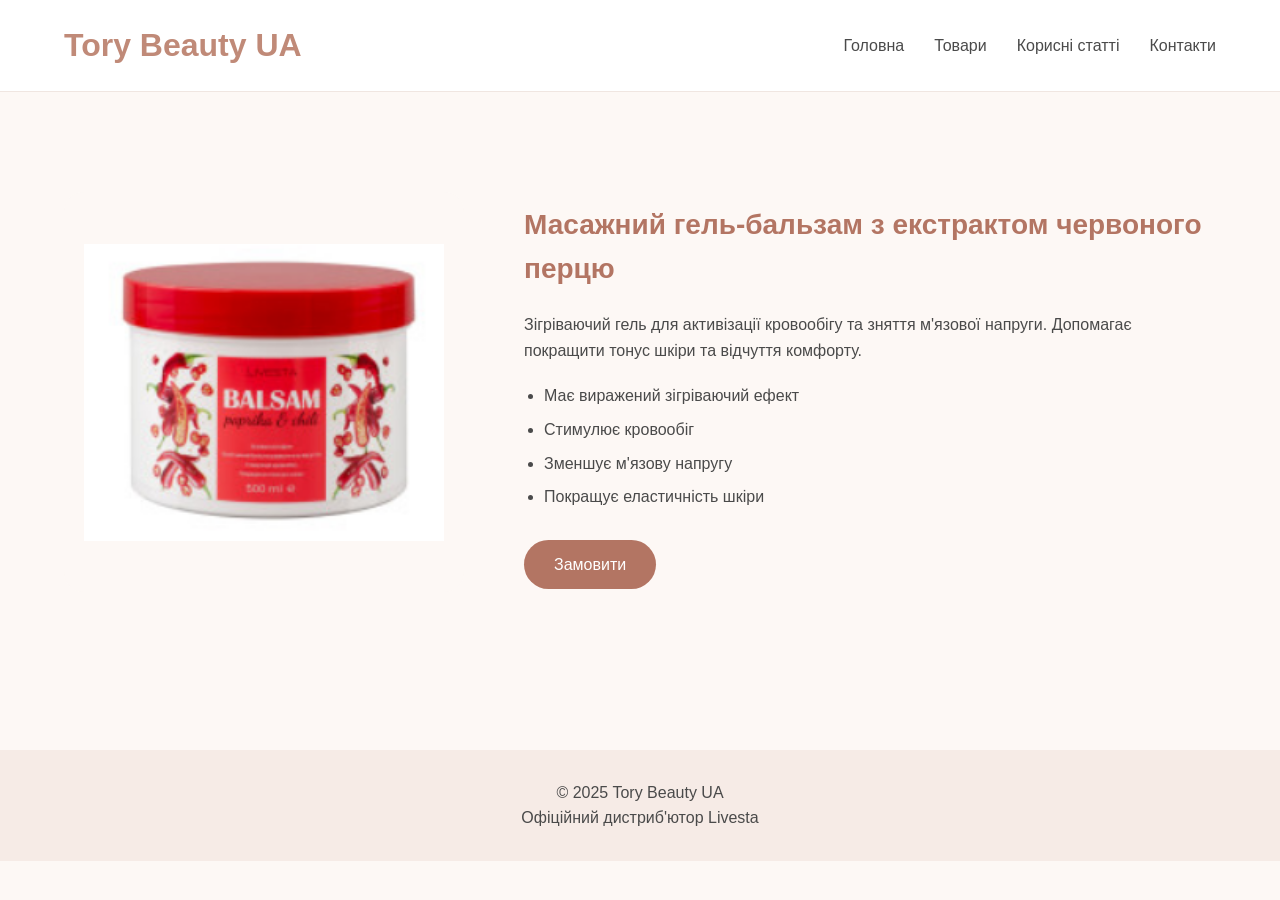
<file: product-pepper.html>
<!DOCTYPE html>
<html lang="uk">
  <head>
    <meta charset="UTF-8" />
    <meta name="viewport" content="width=device-width, initial-scale=1.0" />
    <title>Масажний гель-бальзам з кінським каштаном | Tory Beauty UA</title>
    <link rel="stylesheet" href="css/style.css" />
  </head>
  <body>
    <header>
      <div class="container">
        <h1><a href="index.html">Tory Beauty UA</a></h1>
        <nav>
          <ul>
            <li><a href="index.html">Головна</a></li>
            <li><a href="catalog.html">Товари</a></li>
            <li><a href="blog.html">Корисні статті</a></li>
            <li><a href="contacts.html">Контакти</a></li>
          </ul>
        </nav>
      </div>
    </header>

    <main>
      <section class="product-page">
        <div class="container product-page-wrapper">
          <div class="product-image">
            <img
              src="images/pepper-gel.png"
              alt="Масажний гель-бальзам з екстрактом червоного перцю та перцю чілі"
            />
          </div>

          <div class="product-info">
            <h2>Масажний гель-бальзам з екстрактом червоного перцю</h2>

            <p class="product-description">
              Зігріваючий гель для активізації кровообігу та зняття м'язової
              напруги. Допомагає покращити тонус шкіри та відчуття комфорту.
            </p>

            <ul class="product-benefits">
              <li>Має виражений зігріваючий ефект</li>
              <li>Стимулює кровообіг</li>
              <li>Зменшує м'язову напругу</li>
              <li>Покращує еластичність шкіри</li>
            </ul>

            <a
              href="https://t.me/ToryBeautyUA_bot?start=gel_pepper"
              target="_blank"
              class="btn order-btn"
            >
              Замовити
            </a>
          </div>
        </div>
      </section>
    </main>

    <footer>
      <p>© 2025 Tory Beauty UA</p>
      <p>Офіційний дистриб'ютор Livesta</p>
    </footer>
  </body>
</html>
</file>
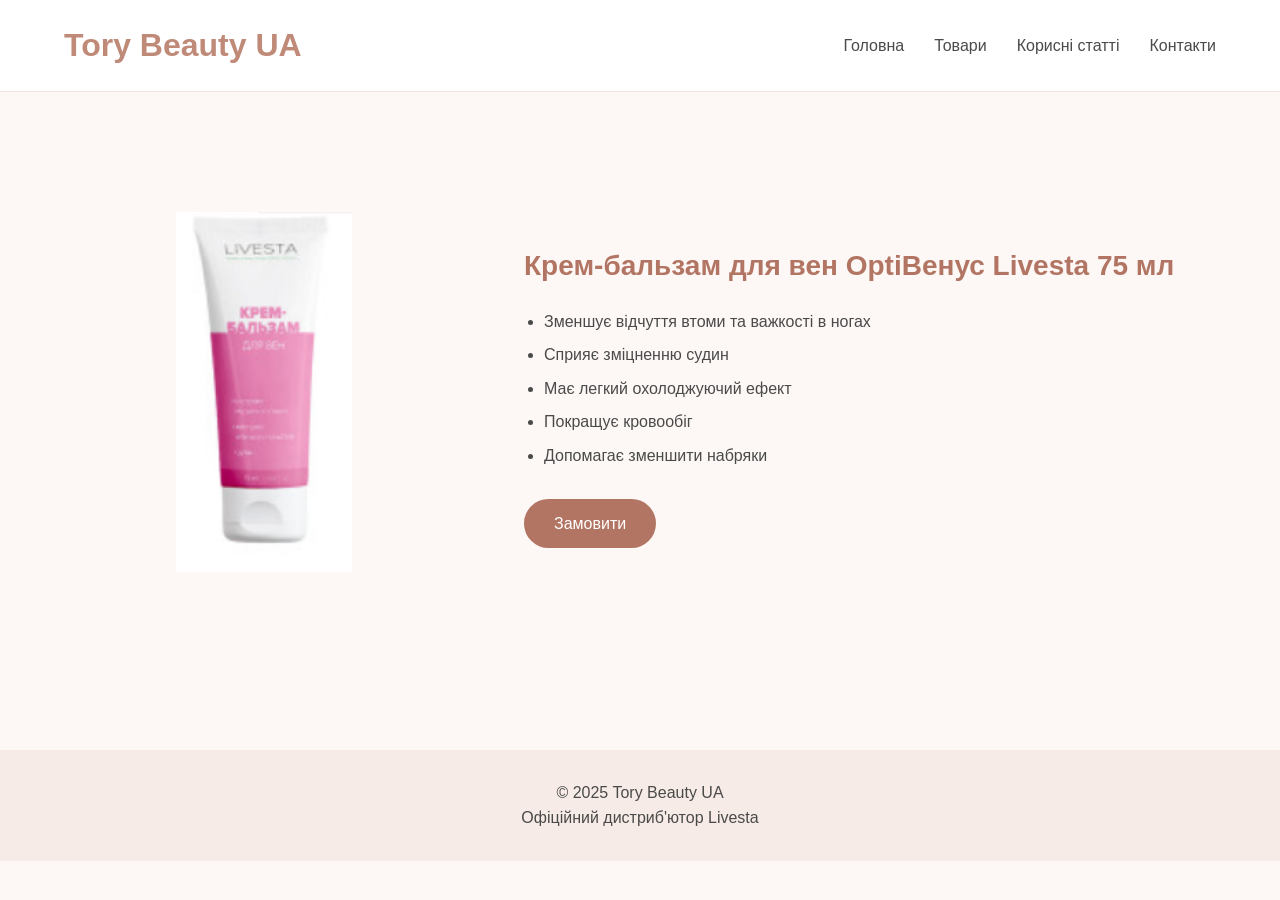
<file: product-veinscream.html>
<!DOCTYPE html>
<html lang="uk">
  <head>
    <meta charset="UTF-8" />
    <meta name="viewport" content="width=device-width, initial-scale=1.0" />
    <title>Крем-бальзам для вен OptiВенус Livesta 75 мл| Tory Beauty UA</title>
    <link rel="stylesheet" href="css/style.css" />
  </head>
  <body>
    <header>
      <div class="container">
        <h1><a href="index.html">Tory Beauty UA</a></h1>
        <nav>
          <ul>
            <li><a href="index.html">Головна</a></li>
            <li><a href="catalog.html">Товари</a></li>
            <li><a href="blog.html">Корисні статті</a></li>
            <li><a href="contacts.html">Контакти</a></li>
          </ul>
        </nav>
      </div>
    </header>

    <main>
      <section class="product-page">
        <div class="container product-page-wrapper">
          <div class="product-image">
            <img
              src="images/veins-cream.png"
              alt="Крем-бальзам для вен OptiВенус Livesta 75 мл"
            />
          </div>

          <div class="product-info">
            <h2>Крем-бальзам для вен OptiВенус Livesta 75 мл</h2>

            <p class="product-description"></p>

            <ul class="product-benefits">
              <li>Зменшує відчуття втоми та важкості в ногах</li>
              <li>Сприяє зміцненню судин</li>
              <li>Має легкий охолоджуючий ефект</li>
              <li>Покращує кровообіг</li>
              <li>Допомагає зменшити набряки</li>
            </ul>

            <a
              href="https://t.me/ToryBeautyUA_bot?start=veinscream"
              target="_blank"
              class="btn order-btn"
            >
              Замовити
            </a>
          </div>
        </div>
      </section>
    </main>

    <footer>
      <p>© 2025 Tory Beauty UA</p>
      <p>Офіційний дистриб'ютор Livesta</p>
    </footer>
  </body>
</html>
</file>
<file: css/style.css>
/* Скидання */
* {
  margin: 0;
  padding: 0;
  box-sizing: border-box;
}

/* База */
body {
  font-family: "Segoe UI", sans-serif;
  background-color: #fdf8f5;
  color: #4a4a4a;
  line-height: 1.6;
}

/* Контейнер */
.container {
  width: 90%;
  max-width: 1200px;
  margin: 0 auto;
}

/* HEADER */
header {
  background: #ffffff;
  padding: 20px 0;
  border-bottom: 1px solid #f0e6e1;
}

header .container {
  display: flex;
  justify-content: space-between;
  align-items: center;
}

header h1 a {
  text-decoration: none;
  color: #c08a78;
  font-weight: 600;
}

nav ul {
  list-style: none;
  display: flex;
  gap: 30px;
}

nav a {
  text-decoration: none;
  color: #4a4a4a;
  font-weight: 500;
  transition: 0.3s;
}

nav a:hover {
  color: #c08a78;
}

/* HERO */
.hero {
  background: #f6ebe6;
  padding: 100px 0;
  text-align: center;
}

.hero h2 {
  font-size: 36px;
  margin-bottom: 15px;
  color: #b37563;
}

.hero p {
  margin-bottom: 25px;
}

.btn {
  display: inline-block;
  padding: 12px 30px;
  background: #c08a78;
  color: #fff;
  text-decoration: none;
  border-radius: 30px;
  transition: 0.3s;
}

.btn:hover {
  background: #a96f5f;
}

/* PRODUCTS */
.products {
  padding: 100px 0;
}

.products h2 {
  text-align: center;
  margin-bottom: 50px;
  color: #b37563;
}

.products-wrapper {
  display: flex;
  flex-direction: column;
  gap: 40px;
}

/* .products-wrapper {
  display: grid;
  grid-template-columns: repeat(3, 1fr);
  gap: 40px;
} */

.product-card {
  display: flex;
  gap: 20px;
  align-items: center;
  background: #ffffff;
  padding: 30px;
  border-radius: 15px;
  box-shadow: 0 5px 20px rgba(0, 0, 0, 0.05);
  transition: 0.3s;
}

.product-card:hover {
  transform: translateY(-5px);
}

.product-card img {
  width: 200px;
  height: 200px;
  object-fit: contain;
  object-position: center;
  background: #fdf8f5;
  border-radius: 10px;
  padding: 10px;
  transition: 0.3s;
}

.product-card:hover img {
  transform: scale(1.05);
}

.product-card h3 {
  margin-bottom: 10px;
}

.product-card p {
  font-size: 14px;
  margin-bottom: 15px;
}

/* FOOTER */
footer {
  background: #f6ebe6;
  text-align: center;
  padding: 30px 0;
  margin-top: 50px;
}

/* PRODUCT PAGE */

.product-page {
  padding: 100px 0;
}

.product-page-wrapper {
  display: flex;
  gap: 60px;
  align-items: center;
}

.product-image img {
  width: 400px;
  height: 400px;
  object-fit: contain;
  background: #fdf8f5;
  padding: 20px;
  border-radius: 20px;
}

.product-info h2 {
  font-size: 28px;
  margin-bottom: 20px;
  color: #b37563;
}

.product-description {
  margin-bottom: 20px;
}

.product-benefits {
  margin-bottom: 30px;
  padding-left: 20px;
}

.product-benefits li {
  margin-bottom: 8px;
}
/* ДОВІРА */
.benefits {
  padding: 80px 0;
  background: #ffffff;
}

.benefits h2 {
  text-align: center;
}

.benefits-wrapper {
  display: flex;
  justify-content: space-between;
  gap: 40px;
  margin-top: 40px;
}

.benefit-item {
  flex: 1;
  text-align: center;
}

.product-card .btn {
  margin-right: 10px;
  margin-top: 10px;
}

.order-btn {
  background: #b37563;
}

.order-btn:hover {
  background: #9e5f4f;
}
.product-card-buttons {
  display: flex;
  gap: 15px;
  flex-wrap: wrap;
  margin-top: 15px;
}
/* ===================== */
/* MOBILE VERSION */
/* ===================== */

@media (max-width: 768px) {
  /* Header */
  header .container {
    flex-direction: column;
    gap: 15px;
  }

  nav ul {
    flex-direction: column;
    gap: 10px;
    align-items: center;
  }

  @media (max-width: 768px) {
    .catalog-grid {
      grid-template-columns: 1fr;
    }
  }

  /* Hero */
  .hero {
    padding: 60px 0;
  }

  .hero h2 {
    font-size: 24px;
  }

  /* Products */
  .products-wrapper {
    grid-template-columns: 1fr;
  }

  .product-card {
    flex-direction: column;
    text-align: center;
  }

  .product-card img {
    width: 100%;
    height: 220px;
  }

  /* Product page */
  .product-page-wrapper {
    flex-direction: column;
    text-align: center;
  }

  .product-image img {
    width: 100%;
    height: auto;
  }

  /* Benefits */
  .benefits-wrapper {
    flex-direction: column;
    gap: 25px;
  }

  /* Buttons */
  .btn {
    width: 100%;
    text-align: center;
  }
}

/* BLOG */
.blog-page .container {
  max-width: 800px;
}

.blog-page {
  padding: 80px 0;
  line-height: 1.8;
  font-size: 18px;
}

.blog-page h1 {
  font-size: 32px;
  margin-bottom: 20px;
  color: #b37563;
}

.blog-page h2 {
  margin-top: 30px;
  margin-bottom: 15px;
  color: #b37563;
}

.blog-page p {
  margin-bottom: 15px;
}

.blog-page ul {
  margin-bottom: 20px;
  padding-left: 20px;
}

.blog-page a {
  color: #b37563;
  font-weight: 600;
}

/* BLOG PREVIEW */

.blog-preview {
  padding: 80px 0;
  background: #ffffff;
}

.blog-preview h2 {
  text-align: center;
  margin-bottom: 40px;
  color: #b37563;
}

.blog-card {
  max-width: 600px;
  margin: 0 auto;
  background: #fdf8f5;
  padding: 30px;
  border-radius: 15px;
  text-align: center;
  box-shadow: 0 5px 20px rgba(0, 0, 0, 0.05);
}

.blog-card h3 {
  margin-bottom: 15px;
}

.blog-card p {
  margin-bottom: 20px;
}

/* CONTACTS */
.contacts {
  padding: 100px 0;
}

.contacts h2 {
  text-align: center;
  margin-bottom: 30px;
  color: #b37563;
}

.contacts-intro {
  text-align: center;
  max-width: 600px;
  margin: 0 auto 50px;
}

.contact-cards {
  display: flex;
  gap: 40px;
  justify-content: center;
  margin-bottom: 60px;
  flex-wrap: wrap;
}

.contact-card {
  background: #ffffff;
  padding: 30px;
  border-radius: 15px;
  text-align: center;
  width: 300px;
  box-shadow: 0 5px 20px rgba(0, 0, 0, 0.05);
}

.delivery-info {
  text-align: center;
  background: #f6ebe6;
  padding: 30px;
  border-radius: 15px;
}

.more-products {
  text-align: center;
  margin-top: 50px;
}

.more-btn {
  padding: 14px 35px;
  font-size: 16px;
}

.catalog {
  padding: 100px 0;
}

.catalog-grid {
  display: grid;
  grid-template-columns: repeat(3, 1fr);
  gap: 40px;
  margin-top: 40px;
}

.catalog-card {
  background: #ffffff;
  padding: 25px;
  border-radius: 15px;
  box-shadow: 0 5px 20px rgba(0, 0, 0, 0.05);
  text-align: center;
  transition: 0.3s;
}

.catalog-card:hover {
  transform: translateY(-5px);
}

.catalog-card img {
  width: 100%;
  height: 220px;
  object-fit: contain;
  margin-bottom: 15px;
}

.short-desc {
  font-size: 14px;
  margin: 10px 0;
}

.price {
  font-weight: 600;
  margin: 10px 0 15px;
}

.details-link {
  display: block;
  margin-top: 10px;
  text-decoration: none;
  color: #b37563;
  font-weight: 500;
}
</file>
